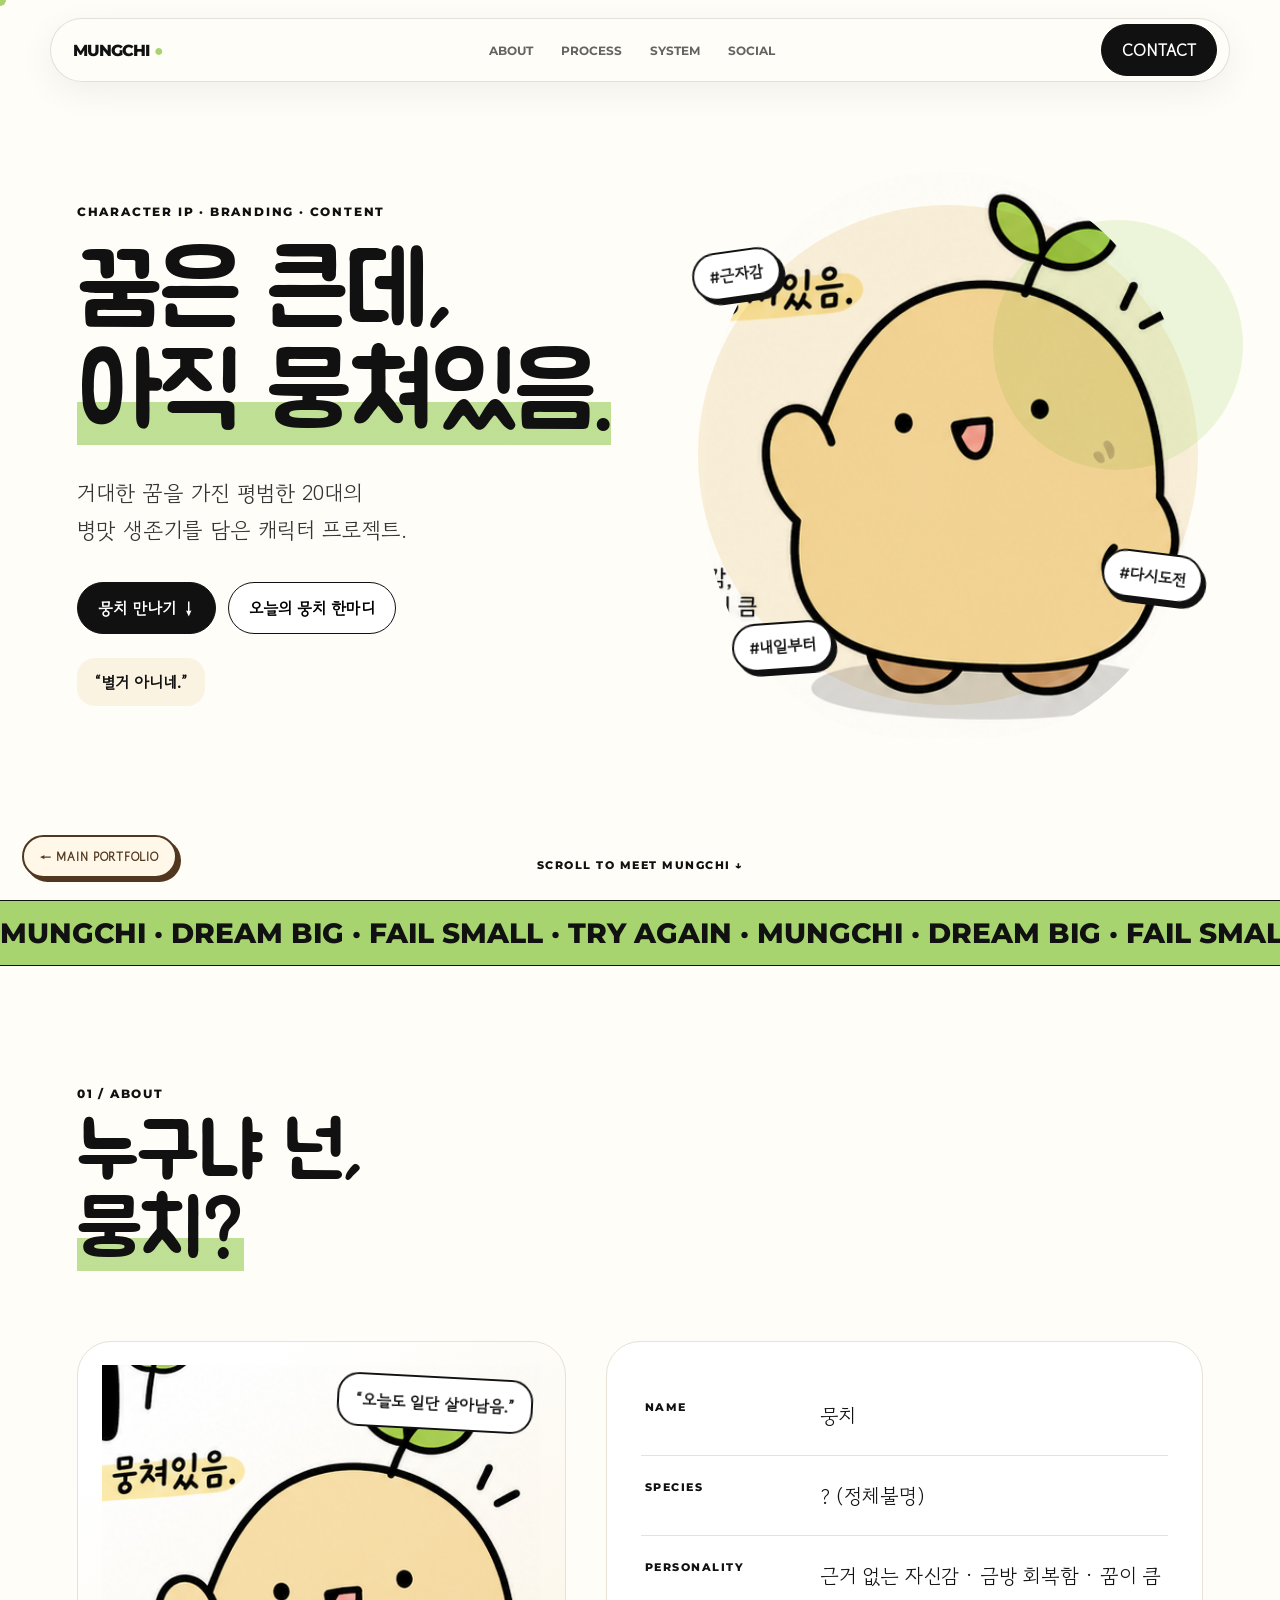
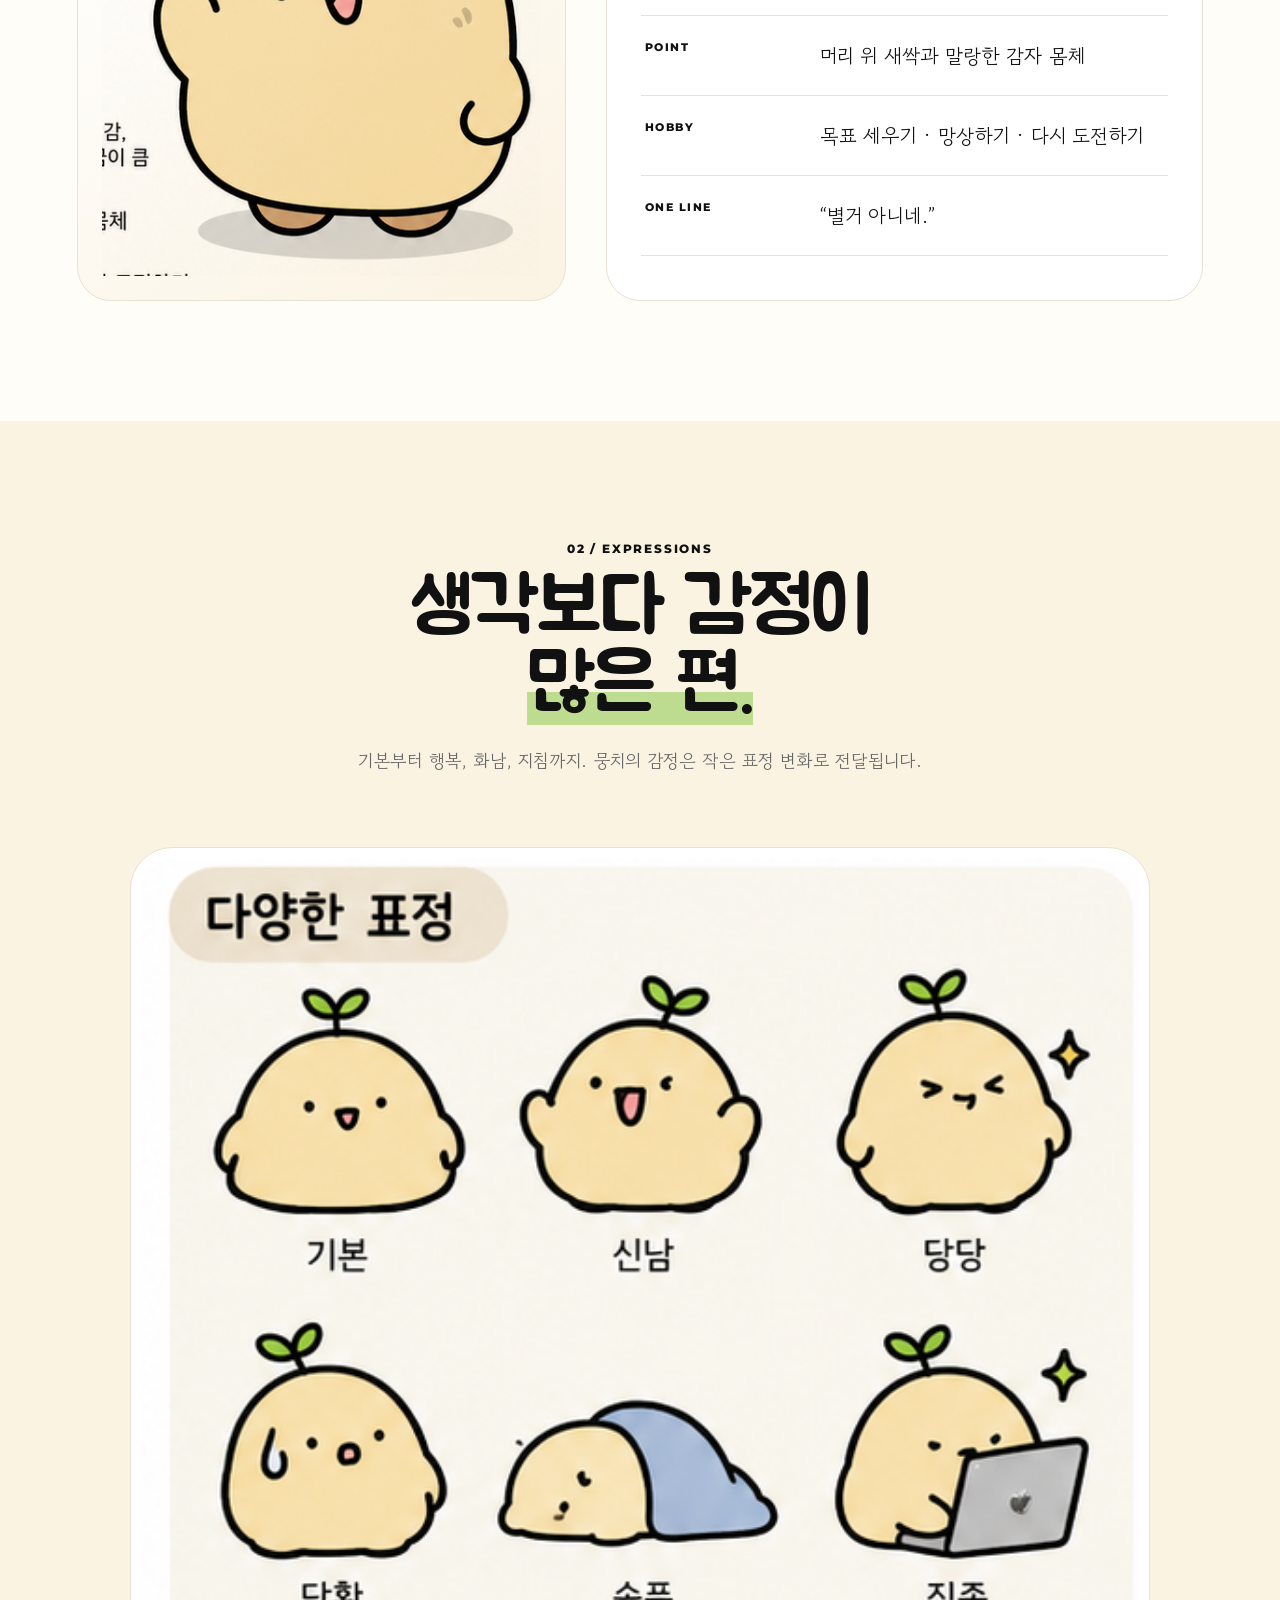
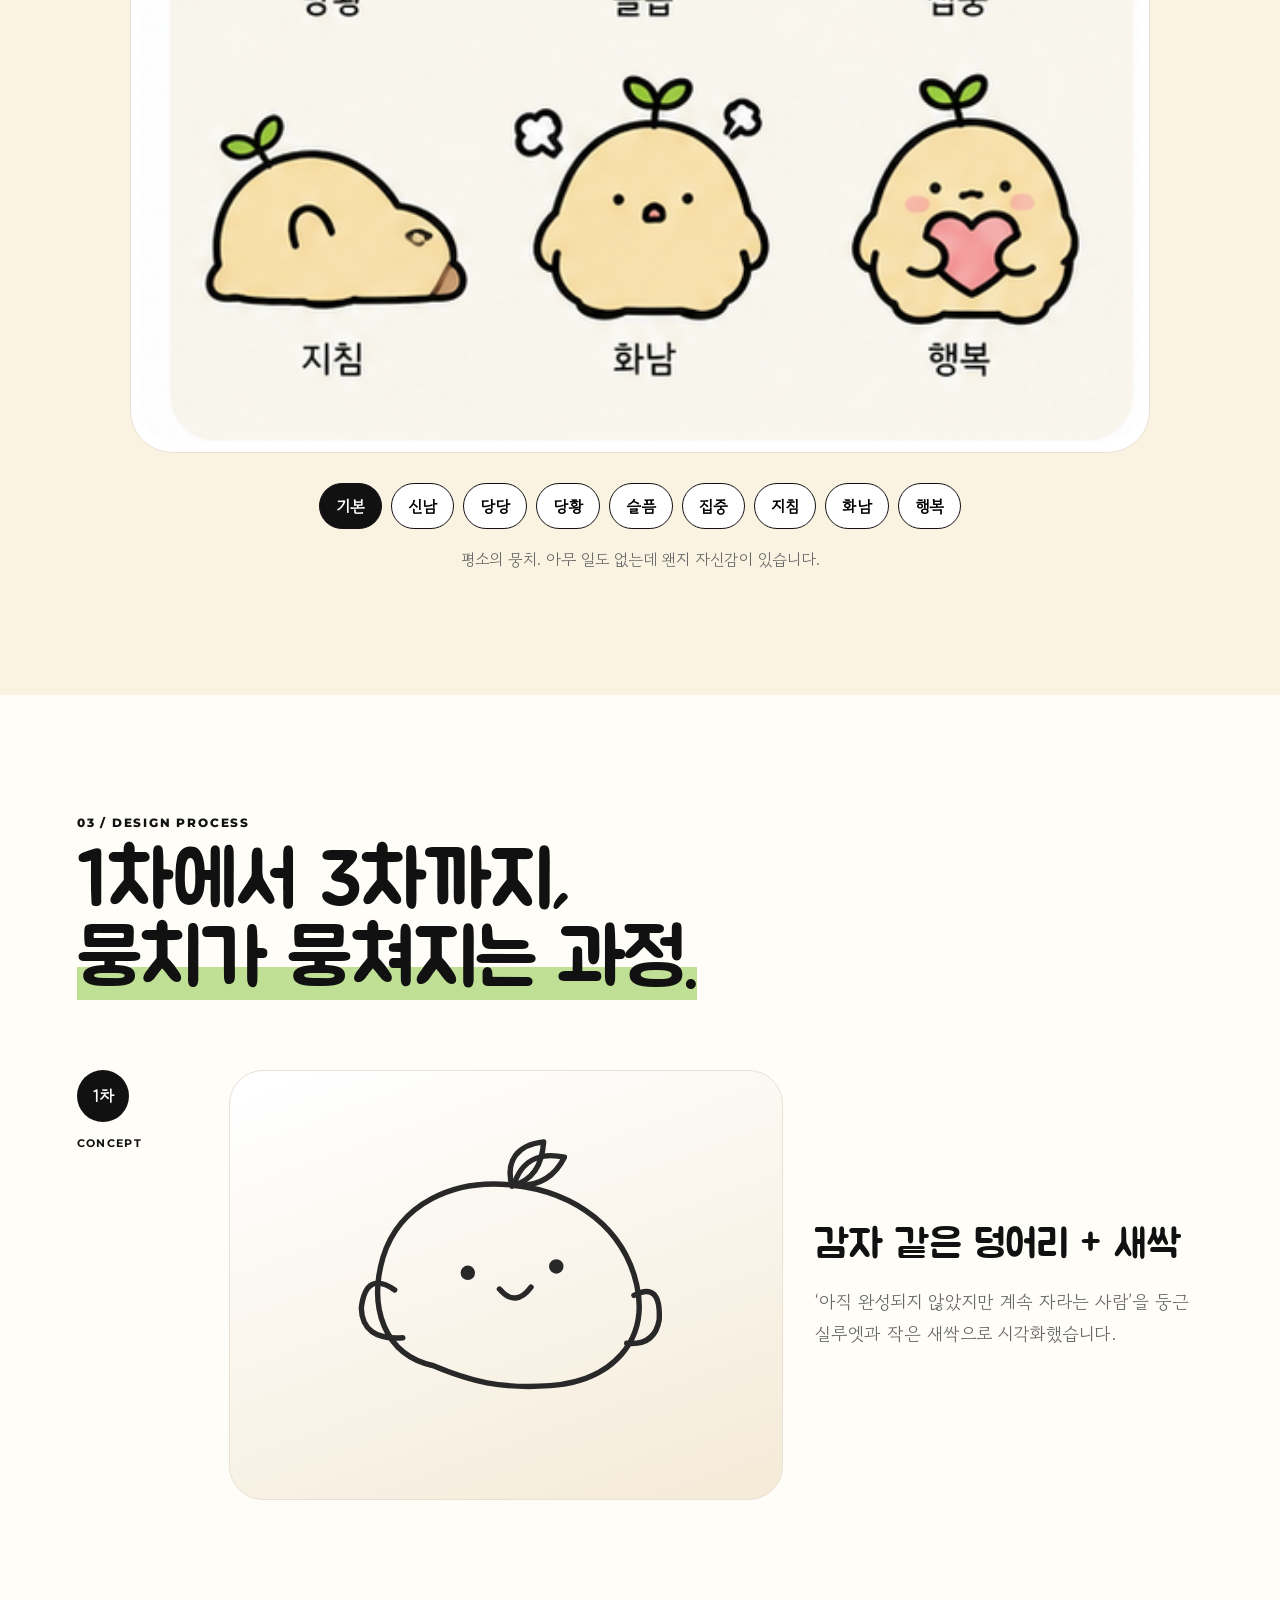
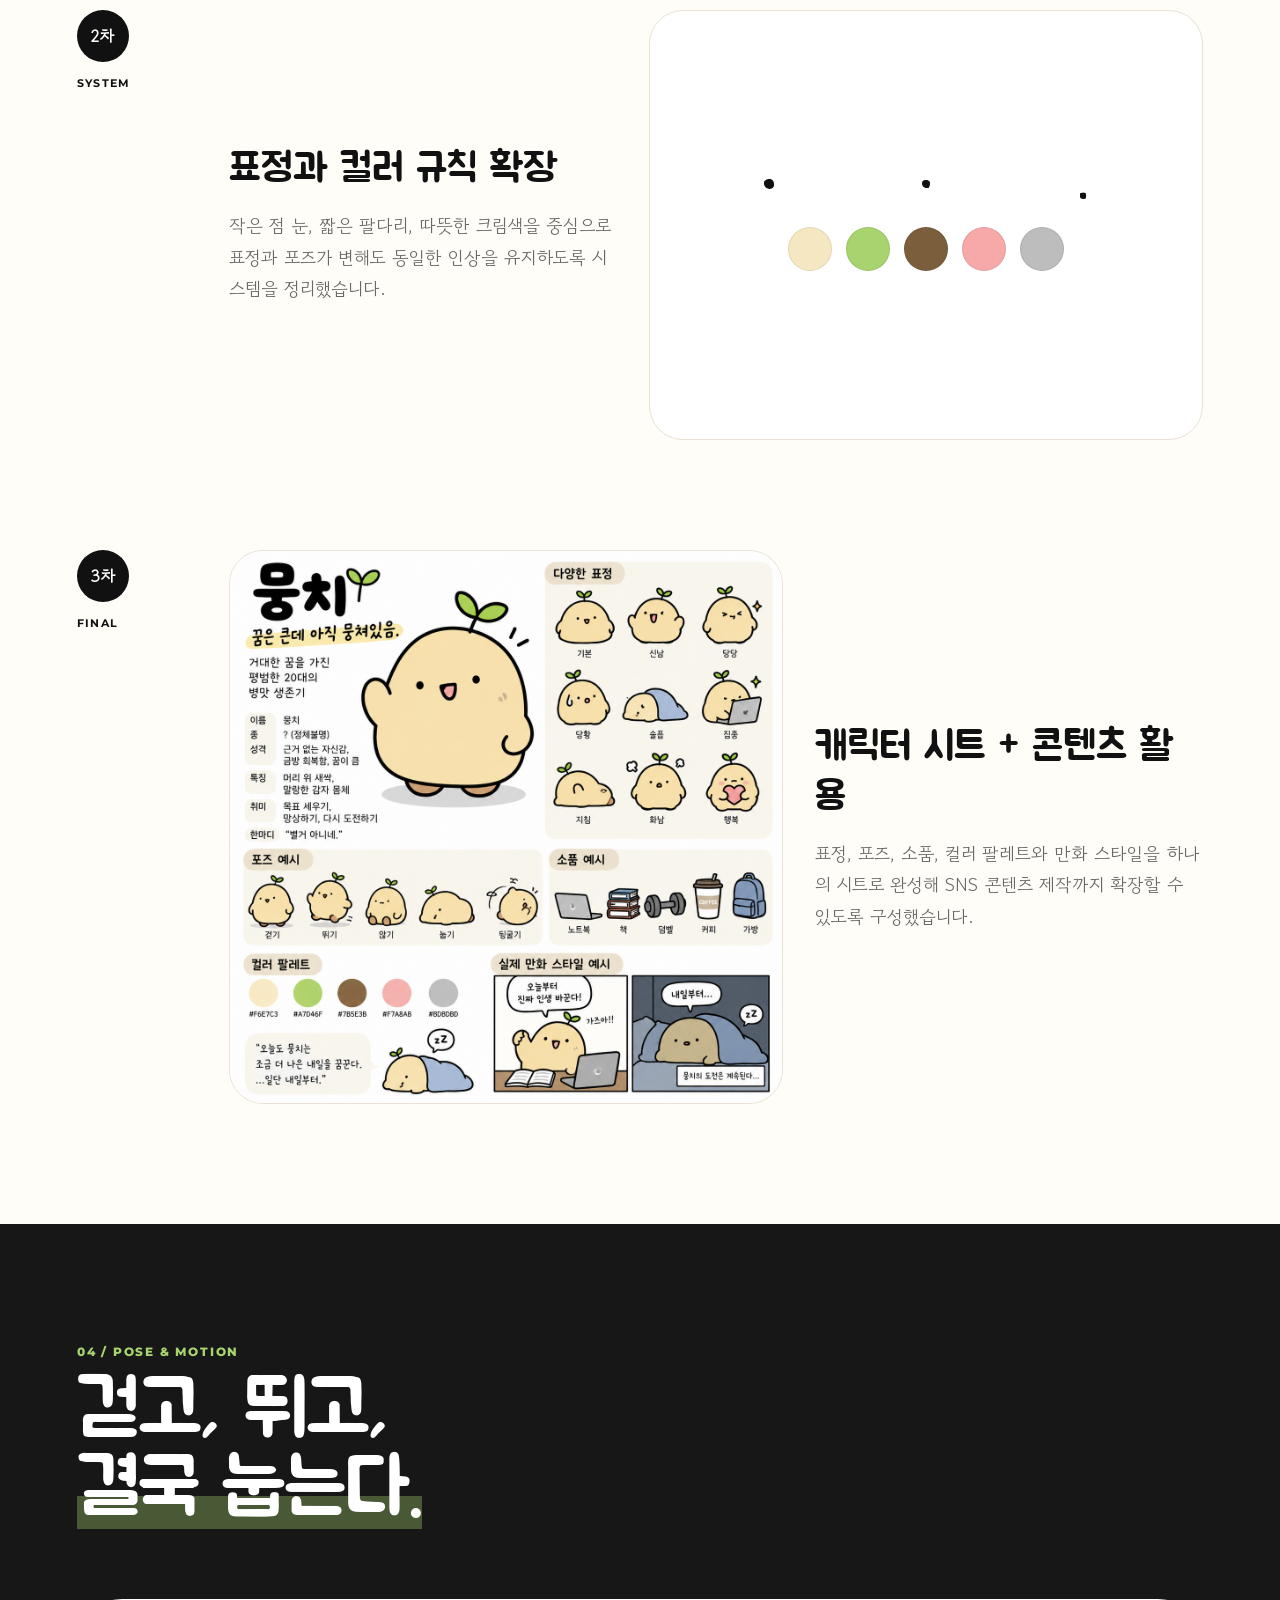
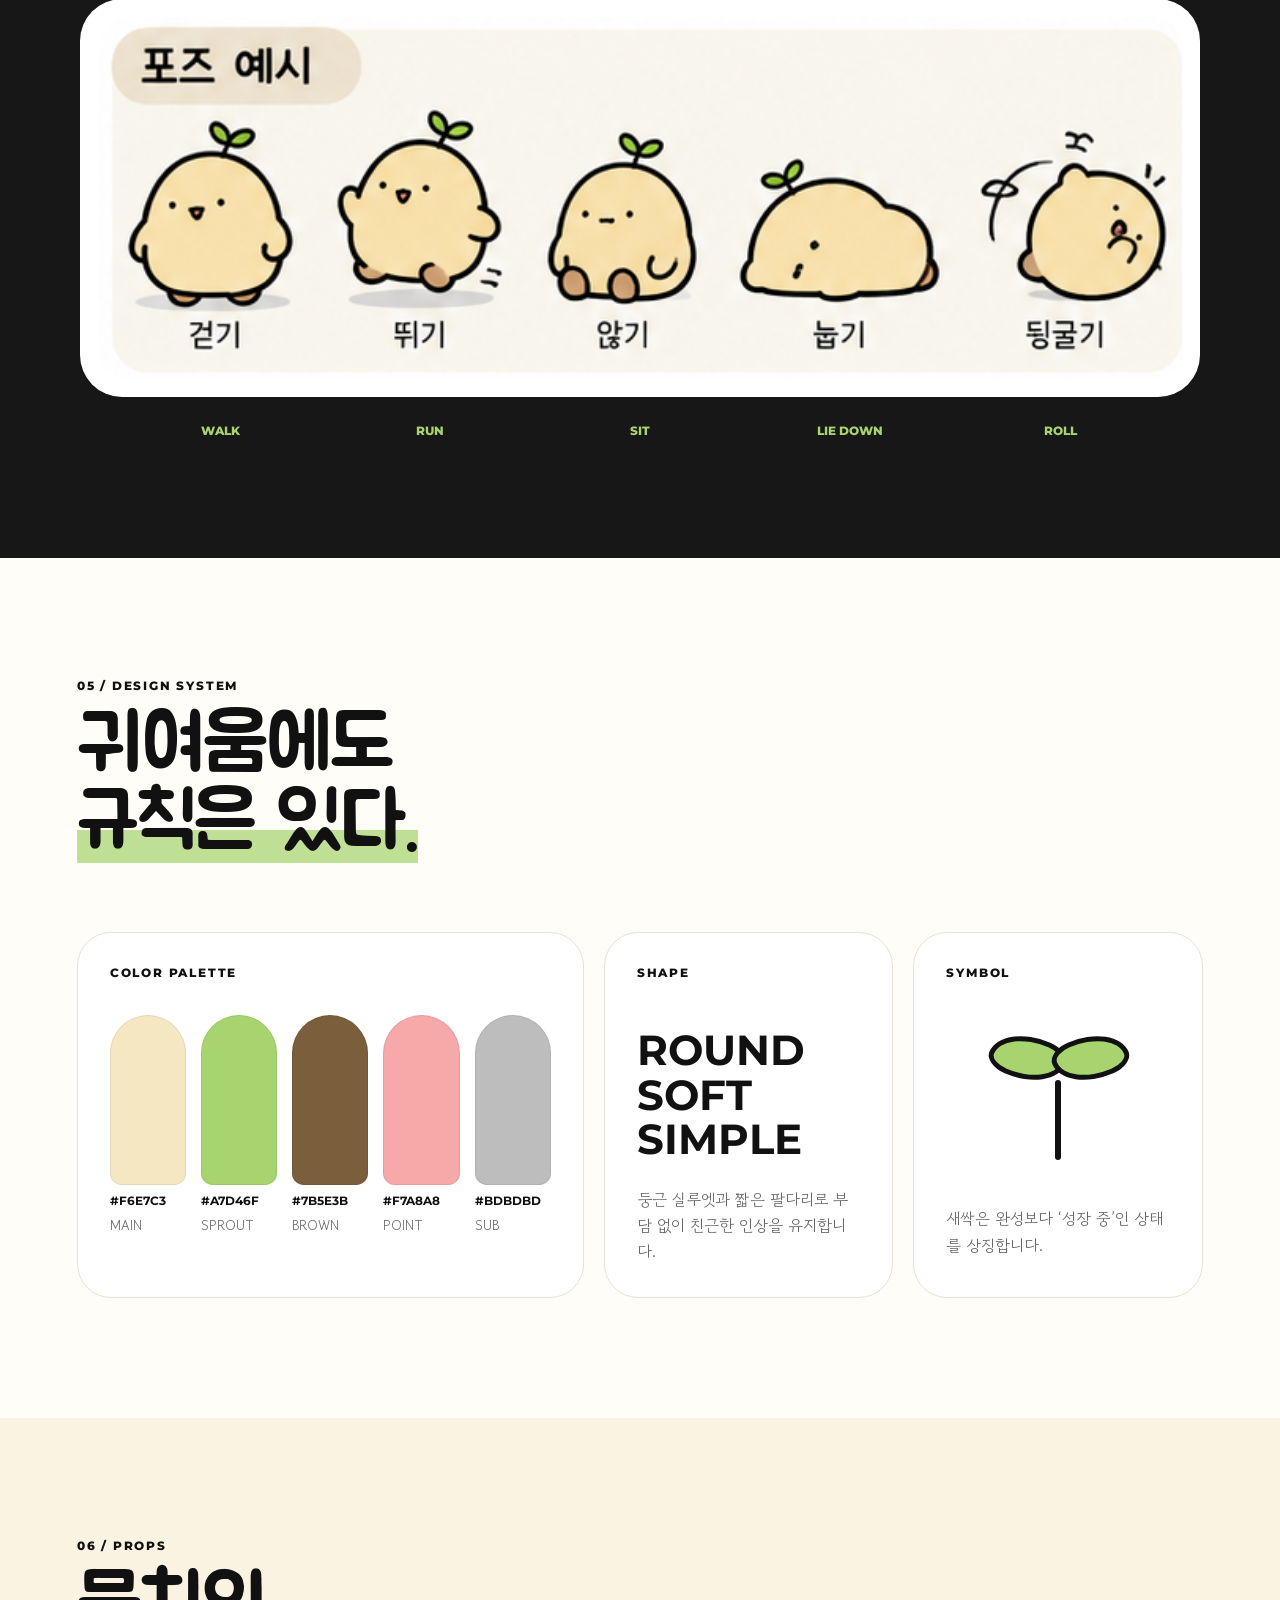
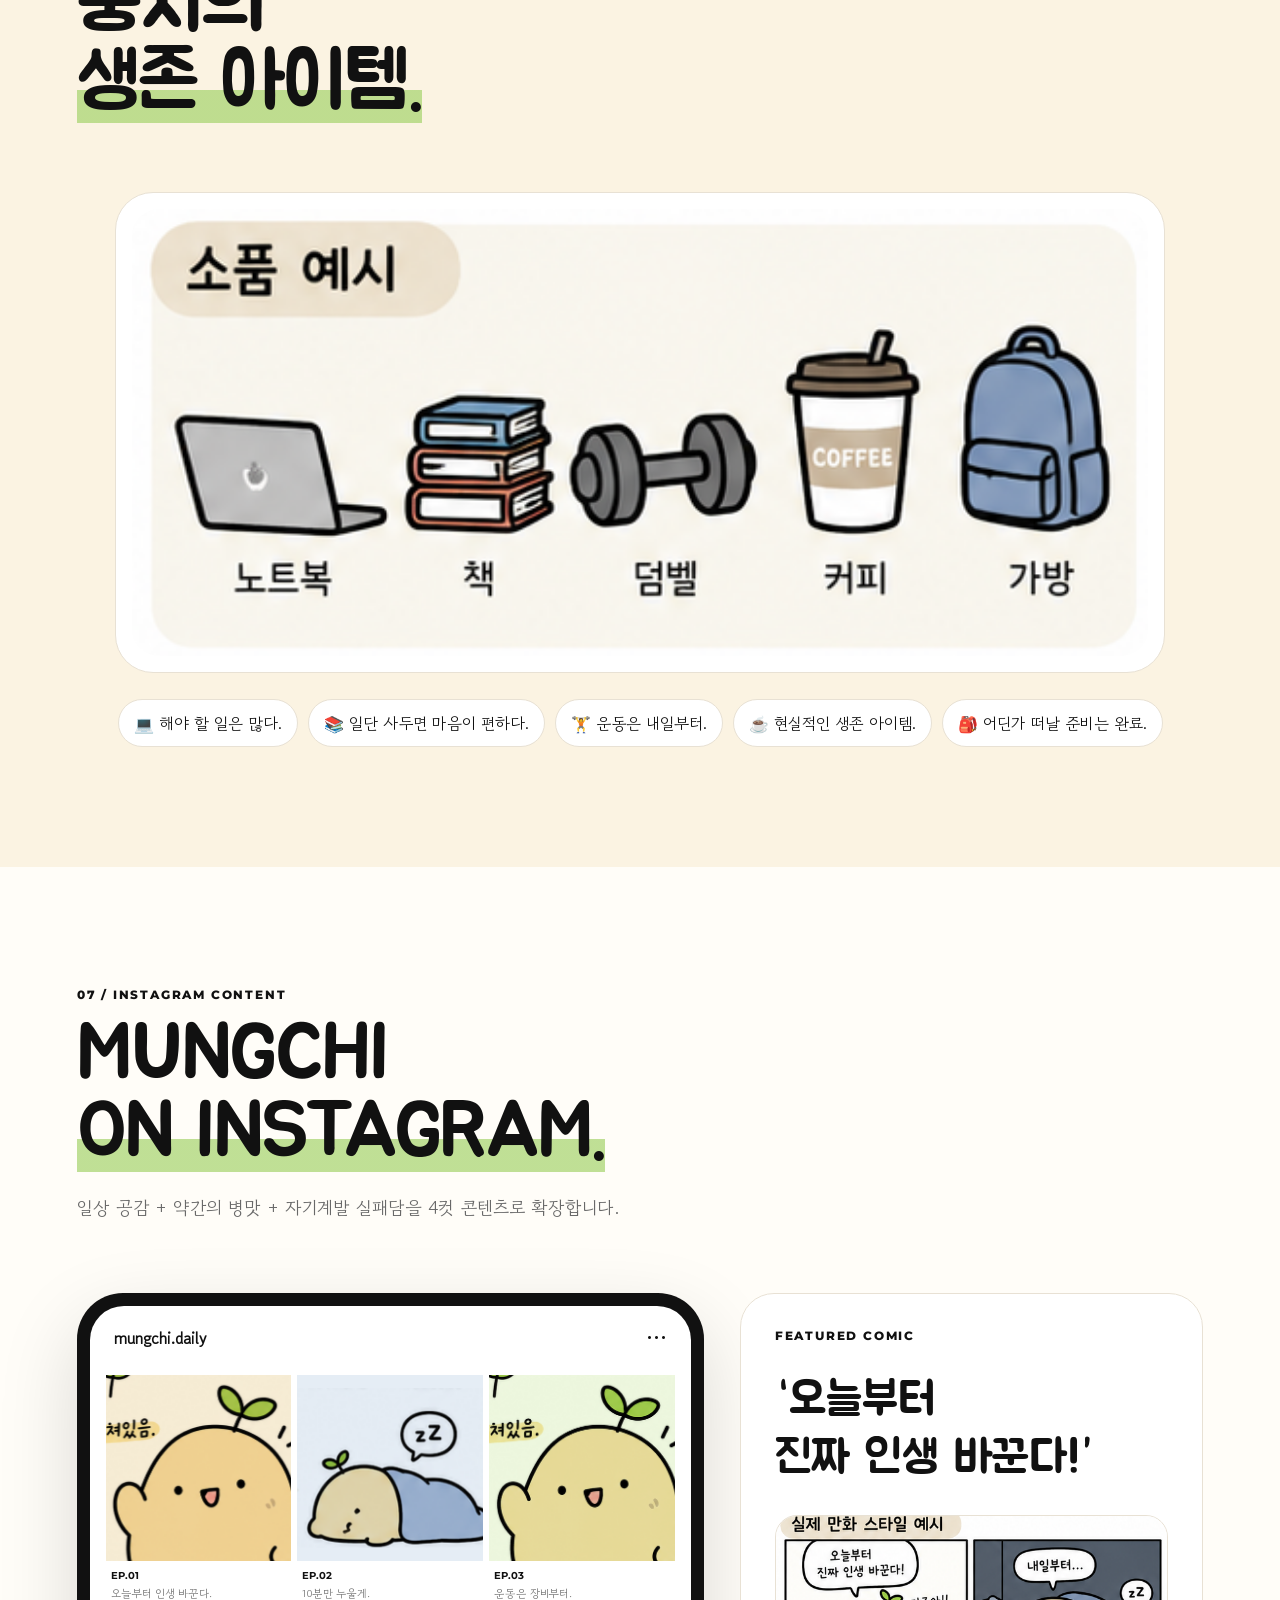
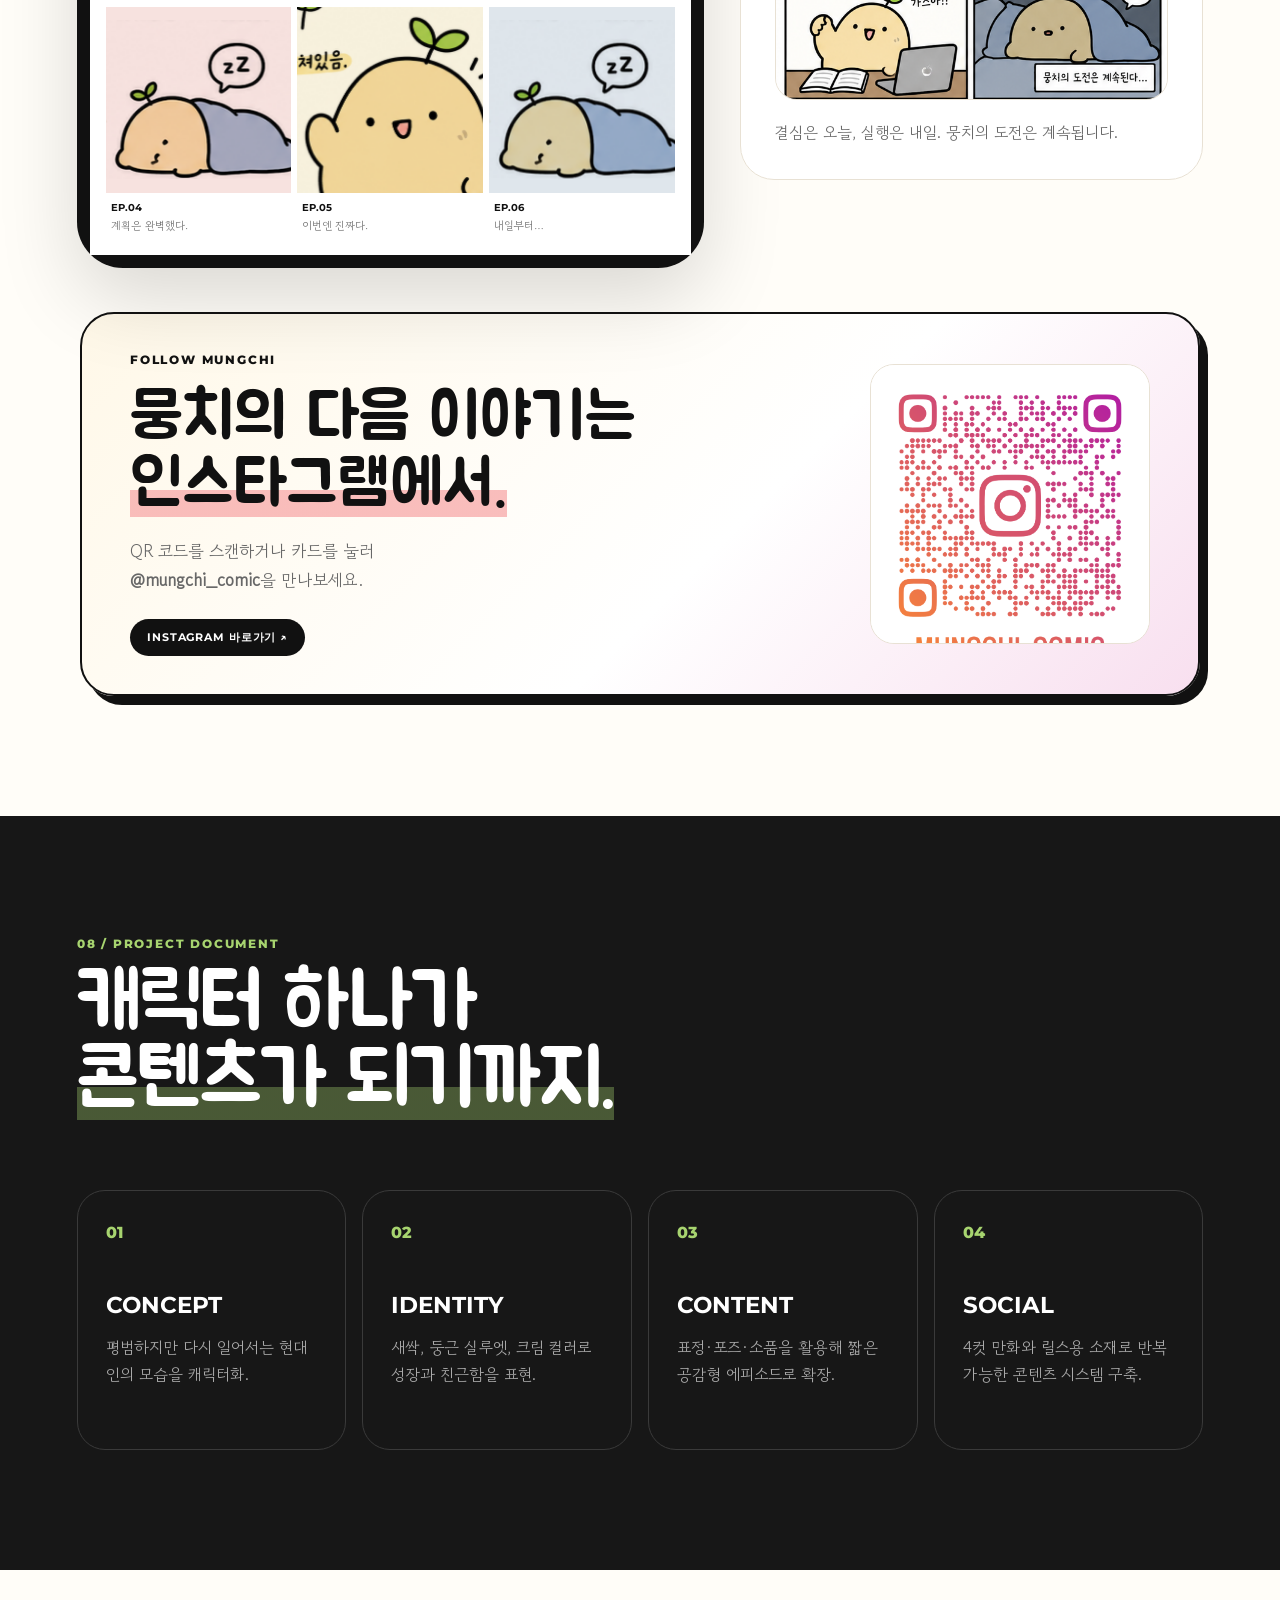
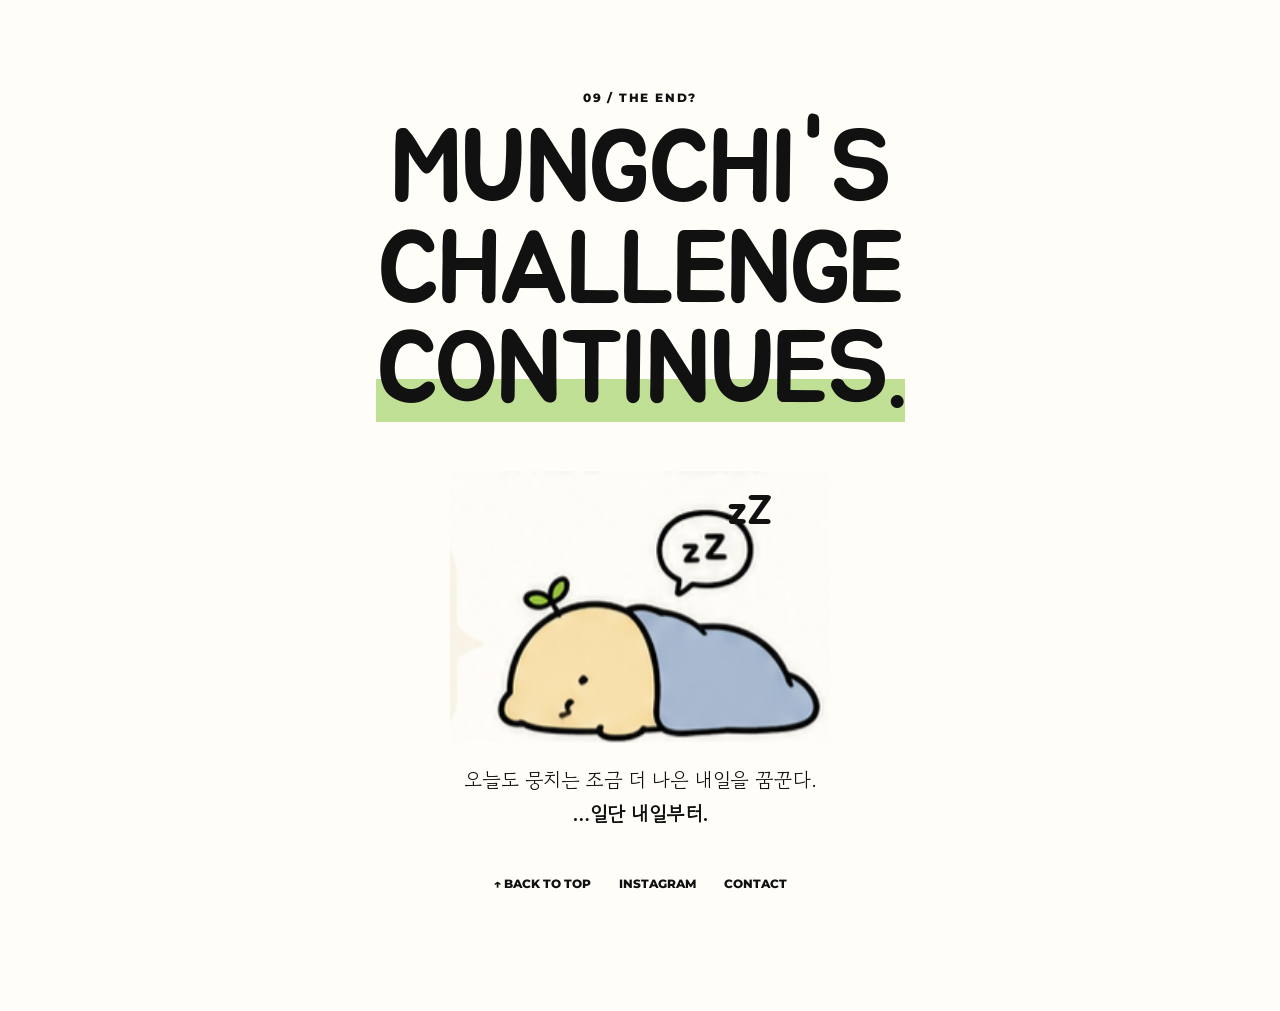
<file: mungchi/index.html>
<!DOCTYPE html>
<html lang="ko">
<head>
  <meta charset="UTF-8" />
  <meta name="viewport" content="width=device-width, initial-scale=1.0" />
  <meta name="description" content="뭉치 캐릭터 IP 디자인 원페이지 포트폴리오" />
  <title>뭉치 | Character Portfolio</title>
  <link rel="stylesheet" href="css/style.css" />
</head>
<body>
  <div class="cursor-dot" aria-hidden="true"></div>

  <a class="portfolio-back" href="../" aria-label="메인 포트폴리오로 돌아가기">← MAIN PORTFOLIO</a>

  <header class="topbar">
    <a href="#hero" class="brand">MUNGCHI<span>●</span></a>
    <nav class="nav" aria-label="주요 메뉴">
      <a href="#about">ABOUT</a>
      <a href="#process">PROCESS</a>
      <a href="#system">SYSTEM</a>
      <a href="#social">SOCIAL</a>
    </nav>
    <a class="pill-btn" href="#contact">CONTACT</a>
  </header>

  <main>
    <section class="hero section" id="hero">
      <div class="hero-copy reveal">
        <p class="eyebrow">CHARACTER IP · BRANDING · CONTENT</p>
        <h1>꿈은 큰데,<br><span>아직 뭉쳐있음.</span></h1>
        <p class="lead">거대한 꿈을 가진 평범한 20대의<br class="desktop-only"> 병맛 생존기를 담은 캐릭터 프로젝트.</p>
        <div class="hero-actions">
          <a href="#about" class="primary-btn">뭉치 만나기 ↓</a>
          <button class="ghost-btn" id="randomQuote" type="button">오늘의 뭉치 한마디</button>
        </div>
        <div class="quote" id="quoteBox">“별거 아니네.”</div>
      </div>

      <div class="hero-visual reveal">
        <div class="sun-blob blob-a"></div>
        <div class="sun-blob blob-b"></div>
        <div class="character-frame floaty">
          <img src="images/mungchi-main.png" alt="뭉치 기본 캐릭터" />
        </div>
        <div class="sticker sticker-1">#근자감</div>
        <div class="sticker sticker-2">#다시도전</div>
        <div class="sticker sticker-3">#내일부터</div>
      </div>

      <div class="scroll-note">SCROLL TO MEET MUNGCHI <span>↓</span></div>
    </section>

    <section class="marquee" aria-hidden="true">
      <div class="marquee-track">
        MUNGCHI · DREAM BIG · FAIL SMALL · TRY AGAIN · MUNGCHI · DREAM BIG · FAIL SMALL · TRY AGAIN ·
      </div>
    </section>

    <section class="about section" id="about">
      <div class="section-head reveal">
        <p class="section-no">01 / ABOUT</p>
        <h2>누구냐 넌,<br><span>뭉치?</span></h2>
      </div>

      <div class="about-grid">
        <div class="about-character reveal">
          <img src="images/mungchi-main.png" alt="뭉치 캐릭터 소개" />
          <span class="mini-bubble">“오늘도 일단 살아남음.”</span>
        </div>
        <div class="profile-card reveal">
          <dl>
            <div><dt>NAME</dt><dd>뭉치</dd></div>
            <div><dt>SPECIES</dt><dd>? (정체불명)</dd></div>
            <div><dt>PERSONALITY</dt><dd>근거 없는 자신감 · 금방 회복함 · 꿈이 큼</dd></div>
            <div><dt>POINT</dt><dd>머리 위 새싹과 말랑한 감자 몸체</dd></div>
            <div><dt>HOBBY</dt><dd>목표 세우기 · 망상하기 · 다시 도전하기</dd></div>
            <div><dt>ONE LINE</dt><dd>“별거 아니네.”</dd></div>
          </dl>
        </div>
      </div>
    </section>

    <section class="expressions section cream-section" id="expressions">
      <div class="section-head centered reveal">
        <p class="section-no">02 / EXPRESSIONS</p>
        <h2>생각보다 감정이<br><span>많은 편.</span></h2>
        <p>기본부터 행복, 화남, 지침까지. 뭉치의 감정은 작은 표정 변화로 전달됩니다.</p>
      </div>
      <div class="expression-card reveal">
        <img src="images/mungchi-expressions.png" alt="뭉치 다양한 표정" />
      </div>
      <div class="emotion-tabs reveal" role="list" aria-label="뭉치 감정 키워드">
        <button class="active">기본</button><button>신남</button><button>당당</button><button>당황</button><button>슬픔</button><button>집중</button><button>지침</button><button>화남</button><button>행복</button>
      </div>
      <p class="emotion-copy" id="emotionCopy">평소의 뭉치. 아무 일도 없는데 왠지 자신감이 있습니다.</p>
    </section>

    <section class="process section" id="process">
      <div class="section-head reveal">
        <p class="section-no">03 / DESIGN PROCESS</p>
        <h2>1차에서 3차까지,<br><span>뭉치가 뭉쳐지는 과정.</span></h2>
      </div>

      <div class="process-list">
        <article class="process-step reveal">
          <div class="step-meta"><span>1차</span><strong>CONCEPT</strong></div>
          <div class="concept-sketch art-card">
            <svg viewBox="0 0 520 360" role="img" aria-label="뭉치 초기 컨셉 스케치">
              <g fill="none" stroke="currentColor" stroke-width="6" stroke-linecap="round" stroke-linejoin="round">
                <path d="M180 270C125 258 108 205 124 150C142 91 202 62 269 70C339 78 391 119 405 180C419 242 378 287 309 292C255 296 220 287 180 270Z"/>
                <path d="M267 71C259 42 274 25 302 22C300 49 290 64 267 71Z"/>
                <path d="M269 70C277 43 297 33 325 39C314 61 295 72 269 70Z"/>
                <circle cx="218" cy="167" r="5" fill="currentColor"/><circle cx="316" cy="160" r="5" fill="currentColor"/>
                <path d="M253 185Q271 206 288 183"/>
                <path d="M137 186Q105 164 100 206Q101 242 146 239"/>
                <path d="M402 192Q432 176 430 219Q425 248 394 245"/>
              </g>
            </svg>
          </div>
          <div class="step-copy"><h3>감자 같은 덩어리 + 새싹</h3><p>‘아직 완성되지 않았지만 계속 자라는 사람’을 둥근 실루엣과 작은 새싹으로 시각화했습니다.</p></div>
        </article>

        <article class="process-step reverse reveal">
          <div class="step-meta"><span>2차</span><strong>SYSTEM</strong></div>
          <div class="art-card system-preview">
            <div class="shape shape-1"></div><div class="shape shape-2"></div><div class="shape shape-3"></div>
            <div class="palette-row"><i style="--c:#F6E7C3"></i><i style="--c:#A7D46F"></i><i style="--c:#7B5E3B"></i><i style="--c:#F7A8A8"></i><i style="--c:#BDBDBD"></i></div>
          </div>
          <div class="step-copy"><h3>표정과 컬러 규칙 확장</h3><p>작은 점 눈, 짧은 팔다리, 따뜻한 크림색을 중심으로 표정과 포즈가 변해도 동일한 인상을 유지하도록 시스템을 정리했습니다.</p></div>
        </article>

        <article class="process-step reveal">
          <div class="step-meta"><span>3차</span><strong>FINAL</strong></div>
          <div class="art-card final-sheet"><img src="images/mungchi-sheet.png" alt="최종 뭉치 캐릭터 시트" /></div>
          <div class="step-copy"><h3>캐릭터 시트 + 콘텐츠 활용</h3><p>표정, 포즈, 소품, 컬러 팔레트와 만화 스타일을 하나의 시트로 완성해 SNS 콘텐츠 제작까지 확장할 수 있도록 구성했습니다.</p></div>
        </article>
      </div>
    </section>

    <section class="motion section dark-section" id="motion">
      <div class="section-head reveal">
        <p class="section-no">04 / POSE & MOTION</p>
        <h2>걷고, 뛰고,<br><span>결국 눕는다.</span></h2>
      </div>
      <div class="pose-stage reveal">
        <img src="images/mungchi-poses.png" alt="뭉치 포즈 예시" />
      </div>
      <div class="motion-caption reveal"><span>WALK</span><span>RUN</span><span>SIT</span><span>LIE DOWN</span><span>ROLL</span></div>
    </section>

    <section class="system section" id="system">
      <div class="section-head reveal">
        <p class="section-no">05 / DESIGN SYSTEM</p>
        <h2>귀여움에도<br><span>규칙은 있다.</span></h2>
      </div>
      <div class="system-grid">
        <div class="system-card big reveal">
          <p class="card-label">COLOR PALETTE</p>
          <div class="swatches">
            <div><span style="--sw:#F6E7C3"></span><b>#F6E7C3</b><small>MAIN</small></div>
            <div><span style="--sw:#A7D46F"></span><b>#A7D46F</b><small>SPROUT</small></div>
            <div><span style="--sw:#7B5E3B"></span><b>#7B5E3B</b><small>BROWN</small></div>
            <div><span style="--sw:#F7A8A8"></span><b>#F7A8A8</b><small>POINT</small></div>
            <div><span style="--sw:#BDBDBD"></span><b>#BDBDBD</b><small>SUB</small></div>
          </div>
        </div>
        <div class="system-card reveal"><p class="card-label">SHAPE</p><h3>ROUND<br>SOFT<br>SIMPLE</h3><p>둥근 실루엣과 짧은 팔다리로 부담 없이 친근한 인상을 유지합니다.</p></div>
        <div class="system-card reveal"><p class="card-label">SYMBOL</p><div class="sprout-icon"><i></i><i></i><b></b></div><p>새싹은 완성보다 ‘성장 중’인 상태를 상징합니다.</p></div>
      </div>
    </section>

    <section class="props section cream-section">
      <div class="section-head reveal">
        <p class="section-no">06 / PROPS</p>
        <h2>뭉치의<br><span>생존 아이템.</span></h2>
      </div>
      <div class="props-grid reveal">
        <img src="images/mungchi-props.png" alt="뭉치 소품 노트북 책 덤벨 커피 가방" />
      </div>
      <div class="prop-notes reveal">
        <span>💻 해야 할 일은 많다.</span><span>📚 일단 사두면 마음이 편하다.</span><span>🏋 운동은 내일부터.</span><span>☕ 현실적인 생존 아이템.</span><span>🎒 어딘가 떠날 준비는 완료.</span>
      </div>
    </section>

    <section class="social section" id="social">
      <div class="section-head reveal">
        <p class="section-no">07 / INSTAGRAM CONTENT</p>
        <h2>MUNGCHI<br><span>ON INSTAGRAM.</span></h2>
        <p>일상 공감 + 약간의 병맛 + 자기계발 실패담을 4컷 콘텐츠로 확장합니다.</p>
      </div>

      <div class="insta-layout">
        <div class="phone reveal">
          <div class="phone-top"><strong>mungchi.daily</strong><span>•••</span></div>
          <div class="feed-grid">
            <article><div class="post-art post-1"><img src="images/mungchi-main.png" alt="" /></div><b>EP.01</b><span>오늘부터 인생 바꾼다.</span></article>
            <article><div class="post-art post-2"><img src="images/mungchi-sleep.png" alt="" /></div><b>EP.02</b><span>10분만 누울게.</span></article>
            <article><div class="post-art post-3"><img src="images/mungchi-main.png" alt="" /></div><b>EP.03</b><span>운동은 장비부터.</span></article>
            <article><div class="post-art post-4"><img src="images/mungchi-sleep.png" alt="" /></div><b>EP.04</b><span>계획은 완벽했다.</span></article>
            <article><div class="post-art post-5"><img src="images/mungchi-main.png" alt="" /></div><b>EP.05</b><span>이번엔 진짜다.</span></article>
            <article><div class="post-art post-6"><img src="images/mungchi-sleep.png" alt="" /></div><b>EP.06</b><span>내일부터…</span></article>
          </div>
        </div>

        <div class="comic-feature reveal">
          <p class="card-label">FEATURED COMIC</p>
          <h3>“오늘부터<br>진짜 인생 바꾼다!”</h3>
          <img src="images/mungchi-comic.png" alt="뭉치 실제 만화 스타일" />
          <p>결심은 오늘, 실행은 내일. 뭉치의 도전은 계속됩니다.</p>
        </div>
      </div>

      <a class="instagram-qr-card reveal" href="https://www.instagram.com/mungchi_comic/" target="_blank" rel="noopener" aria-label="뭉치 인스타그램 새 창에서 열기">
        <div class="qr-copy">
          <p class="card-label">FOLLOW MUNGCHI</p>
          <h3>뭉치의 다음 이야기는<br><span>인스타그램에서.</span></h3>
          <p>QR 코드를 스캔하거나 카드를 눌러<br><strong>@mungchi_comic</strong>을 만나보세요.</p>
          <b>INSTAGRAM 바로가기 ↗</b>
        </div>
        <div class="qr-image"><img src="images/mungchi-instagram-qr.png" alt="뭉치 인스타그램 QR 코드" /></div>
      </a>
    </section>

    <section class="document section dark-section" id="document">
      <div class="section-head reveal">
        <p class="section-no">08 / PROJECT DOCUMENT</p>
        <h2>캐릭터 하나가<br><span>콘텐츠가 되기까지.</span></h2>
      </div>
      <div class="document-grid reveal">
        <div><span>01</span><h3>CONCEPT</h3><p>평범하지만 다시 일어서는 현대인의 모습을 캐릭터화.</p></div>
        <div><span>02</span><h3>IDENTITY</h3><p>새싹, 둥근 실루엣, 크림 컬러로 성장과 친근함을 표현.</p></div>
        <div><span>03</span><h3>CONTENT</h3><p>표정·포즈·소품을 활용해 짧은 공감형 에피소드로 확장.</p></div>
        <div><span>04</span><h3>SOCIAL</h3><p>4컷 만화와 릴스용 소재로 반복 가능한 콘텐츠 시스템 구축.</p></div>
      </div>
    </section>

    <section class="ending section" id="contact">
      <div class="ending-inner reveal">
        <p class="section-no">09 / THE END?</p>
        <h2>MUNGCHI'S CHALLENGE<br><span>CONTINUES.</span></h2>
        <div class="ending-character floaty-slow"><img src="images/mungchi-sleep.png" alt="잠든 뭉치" /><div class="zzz">zZ</div></div>
        <p class="ending-copy">오늘도 뭉치는 조금 더 나은 내일을 꿈꾼다.<br><strong>…일단 내일부터.</strong></p>
        <div class="footer-links"><a href="#hero">↑ BACK TO TOP</a><a href="#social">INSTAGRAM</a><a href="mailto:hello@example.com">CONTACT</a></div>
      </div>
    </section>
  </main>

  <script src="js/main.js"></script>
</body>
</html>
</file>
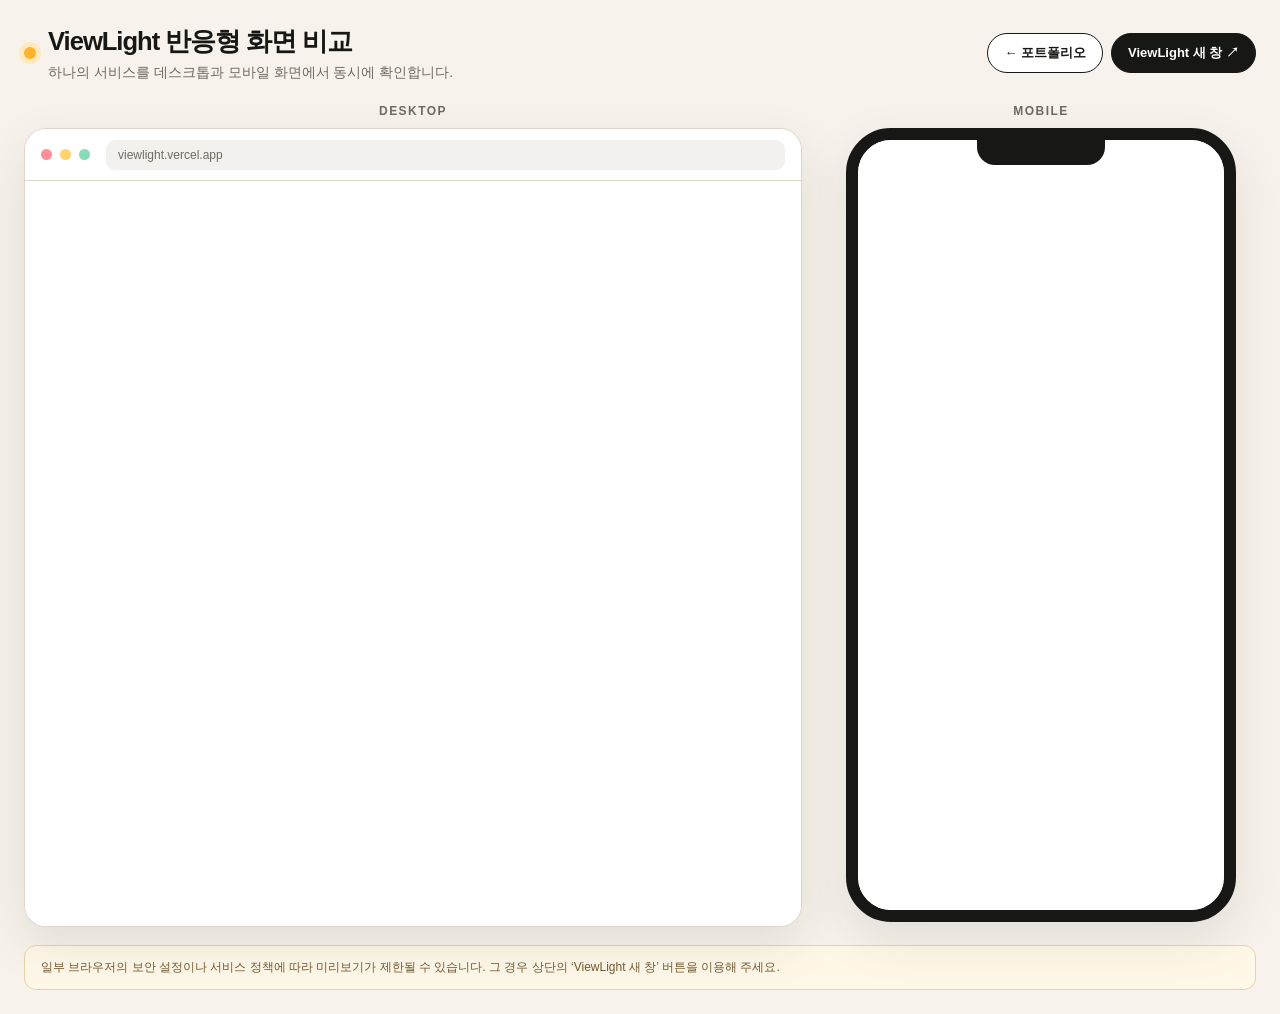
<file: viewlight-responsive.html>
<!doctype html>
<html lang="ko"><head><meta charset="utf-8"><meta name="viewport" content="width=device-width,initial-scale=1">
<meta name="description" content="ViewLight 데스크톱과 모바일 반응형 화면 비교"><title>ViewLight | 반응형 화면 비교</title>
<style>
:root{--bg:#f7f3ec;--panel:#fff;--ink:#171715;--muted:#6e6a63;--line:#ddd5ca;--accent:#ffb32c}*{box-sizing:border-box}
html,body{margin:0;min-height:100%;font-family:Pretendard,-apple-system,BlinkMacSystemFont,"Segoe UI",sans-serif;color:var(--ink);background:var(--bg)}
body{padding:24px}header{max-width:1800px;margin:0 auto 22px;display:flex;align-items:center;justify-content:space-between;gap:20px}
.brand{display:flex;align-items:center;gap:12px}.brand i{width:12px;height:12px;border-radius:50%;background:var(--accent);box-shadow:0 0 0 5px #ffe9bd}
h1{margin:0;font-size:clamp(20px,2vw,32px);letter-spacing:-.04em}header p{margin:5px 0 0;color:var(--muted);font-size:14px}
.actions{display:flex;gap:8px;flex-wrap:wrap}.actions a{border:1px solid var(--ink);border-radius:999px;padding:10px 16px;text-decoration:none;color:var(--ink);font-size:13px;font-weight:700;background:#fff}.actions a.primary{background:var(--ink);color:#fff}
.viewer{max-width:1800px;margin:auto;display:grid;grid-template-columns:minmax(0,1fr) 430px;gap:24px;align-items:start}.device-label{margin:0 0 10px;font-size:12px;font-weight:800;letter-spacing:.12em;text-align:center;color:var(--muted)}
.browser,.phone{background:var(--panel);border:1px solid var(--line);box-shadow:0 18px 50px rgba(36,30,20,.10);overflow:hidden}.browser{border-radius:22px}
.browser-bar{height:52px;display:flex;align-items:center;gap:8px;padding:0 16px;background:#fff;border-bottom:1px solid var(--line)}.dot{width:11px;height:11px;border-radius:50%;background:#ff8e9b}.dot:nth-child(2){background:#ffd36e}.dot:nth-child(3){background:#87dbb8}
.address{margin-left:8px;flex:1;background:#f3f1ee;border-radius:9px;padding:8px 12px;color:var(--muted);font-size:12px;white-space:nowrap;overflow:hidden;text-overflow:ellipsis}
.browser iframe{display:block;width:100%;height:calc(100vh - 155px);min-height:680px;border:0;background:#fff}.mobile-wrap{position:sticky;top:20px}
.phone{width:390px;max-width:100%;margin:auto;border:12px solid #171715;border-radius:45px;position:relative}.phone:before{content:"";position:absolute;z-index:2;top:0;left:50%;transform:translateX(-50%);width:128px;height:25px;background:#171715;border-radius:0 0 18px 18px}
.phone iframe{display:block;width:100%;height:calc(100vh - 130px);min-height:680px;border:0;background:#fff;border-radius:31px}.notice{max-width:1800px;margin:18px auto 0;padding:12px 16px;border:1px solid #ead2a6;background:#fff8e9;border-radius:12px;color:#715a31;font-size:12px;line-height:1.6}
@media(max-width:1100px){.viewer{grid-template-columns:1fr}.mobile-wrap{position:static}.phone iframe{height:760px}.browser iframe{height:720px}}
@media(max-width:640px){body{padding:14px}header{align-items:flex-start;flex-direction:column}.actions{width:100%}.actions a{flex:1;text-align:center}.browser iframe{height:650px;min-height:0}.phone{width:360px}.phone iframe{height:700px;min-height:0}}
</style></head><body>
<header><div class="brand"><i aria-hidden="true"></i><div><h1>ViewLight 반응형 화면 비교</h1><p>하나의 서비스를 데스크톱과 모바일 화면에서 동시에 확인합니다.</p></div></div><nav class="actions" aria-label="페이지 이동"><a href="./">← 포트폴리오</a><a class="primary" href="https://viewlight.vercel.app/" target="_blank" rel="noopener">ViewLight 새 창 ↗</a></nav></header>
<main class="viewer"><section aria-labelledby="desktop-label"><h2 id="desktop-label" class="device-label">DESKTOP</h2><div class="browser"><div class="browser-bar" aria-hidden="true"><span class="dot"></span><span class="dot"></span><span class="dot"></span><span class="address">viewlight.vercel.app</span></div><iframe src="https://viewlight.vercel.app/" title="ViewLight 데스크톱 화면" loading="eager"></iframe></div></section>
<section class="mobile-wrap" aria-labelledby="mobile-label"><h2 id="mobile-label" class="device-label">MOBILE</h2><div class="phone"><iframe src="https://viewlight.vercel.app/" title="ViewLight 모바일 화면" loading="eager"></iframe></div></section></main>
<p class="notice">일부 브라우저의 보안 설정이나 서비스 정책에 따라 미리보기가 제한될 수 있습니다. 그 경우 상단의 ‘ViewLight 새 창’ 버튼을 이용해 주세요.</p>
</body></html>
</file>
<file: mungchi/css/style.css>
@import url('https://fonts.googleapis.com/css2?family=Gowun+Dodum&family=Jua&family=Montserrat:wght@600;700;800&display=swap');

:root{
  --bg:#fffdf8;
  --paper:#ffffff;
  --cream:#f6e7c3;
  --cream2:#fbf3e2;
  --green:#a7d46f;
  --brown:#7b5e3b;
  --pink:#f7a8a8;
  --gray:#bdbdbd;
  --ink:#111111;
  --muted:#686868;
  --line:#e8e1d4;
  --radius:34px;
}
*{box-sizing:border-box;margin:0;padding:0}
html{scroll-behavior:smooth}
body{font-family:'Gowun Dodum',sans-serif;color:var(--ink);background:var(--bg);overflow-x:hidden}
a{color:inherit;text-decoration:none}
button{font:inherit}
img{display:block;max-width:100%}
.section{padding:120px clamp(24px,6vw,100px);position:relative;overflow:hidden}
.topbar{position:fixed;z-index:100;left:50%;top:18px;transform:translateX(-50%);width:min(1180px,calc(100% - 32px));height:64px;display:flex;align-items:center;justify-content:space-between;padding:0 12px 0 22px;border:1px solid rgba(17,17,17,.12);border-radius:999px;background:rgba(255,253,248,.82);backdrop-filter:blur(16px);box-shadow:0 10px 35px rgba(17,17,17,.06)}
.brand{font-family:'Montserrat',sans-serif;font-weight:800;letter-spacing:-1px}.brand span{color:var(--green);margin-left:5px}.nav{display:flex;gap:28px;font-family:'Montserrat',sans-serif;font-size:12px;font-weight:700}.nav a{opacity:.65}.nav a:hover{opacity:1}.pill-btn,.primary-btn,.ghost-btn{border-radius:999px;padding:13px 20px;font-weight:700;border:1.5px solid var(--ink);cursor:pointer;transition:.25s}.pill-btn,.primary-btn{background:var(--ink);color:#fff}.ghost-btn{background:#fff}.primary-btn:hover,.pill-btn:hover{transform:translateY(-2px);box-shadow:0 8px 20px rgba(0,0,0,.12)}.ghost-btn:hover{background:var(--cream)}
.hero{min-height:100vh;display:grid;grid-template-columns:1.05fr .95fr;align-items:center;gap:50px;padding-top:130px}.hero-copy{z-index:2}.eyebrow,.section-no,.card-label{font-family:'Montserrat',sans-serif;font-size:12px;letter-spacing:1.8px;font-weight:800}.eyebrow{margin-bottom:24px}.hero h1,.section-head h2,.ending h2{font-family:'Jua',sans-serif;font-weight:400;line-height:.98;letter-spacing:-2px}.hero h1{font-size:clamp(64px,8vw,120px)}.hero h1 span,.section-head h2 span,.ending h2 span{background:linear-gradient(transparent 58%,rgba(167,212,111,.72) 58%)}.lead{margin-top:30px;font-size:clamp(18px,1.7vw,26px);line-height:1.7;color:#353535}.hero-actions{display:flex;gap:12px;margin-top:34px}.quote{display:inline-block;margin-top:24px;padding:12px 18px;border-radius:18px;background:var(--cream2);font-weight:700}.hero-visual{position:relative;min-height:650px;display:grid;place-items:center}.character-frame{position:relative;z-index:3;width:min(560px,95%);overflow:hidden;border-radius:48% 48% 42% 42%;mix-blend-mode:multiply}.character-frame img{width:100%}.sun-blob{position:absolute;border-radius:50%}.blob-a{width:500px;height:500px;background:var(--cream);opacity:.6}.blob-b{width:250px;height:250px;background:var(--green);right:-40px;top:90px;opacity:.22}.sticker{position:absolute;z-index:4;background:#fff;border:2px solid var(--ink);border-radius:999px;padding:10px 15px;font-weight:700;box-shadow:4px 5px 0 var(--ink)}.sticker-1{top:120px;left:0;transform:rotate(-8deg)}.sticker-2{right:0;bottom:180px;transform:rotate(7deg)}.sticker-3{left:40px;bottom:110px;transform:rotate(-4deg)}.scroll-note{position:absolute;bottom:28px;left:50%;transform:translateX(-50%);font-family:'Montserrat';font-size:11px;letter-spacing:1.5px;font-weight:800}.scroll-note span{display:inline-block;animation:bob 1.3s infinite}.marquee{overflow:hidden;border-block:1px solid var(--ink);background:var(--green);padding:15px 0}.marquee-track{white-space:nowrap;font-family:'Montserrat';font-size:28px;font-weight:800;animation:marquee 20s linear infinite}
.section-head{max-width:900px;margin-bottom:70px}.section-head.centered{text-align:center;margin-inline:auto}.section-head h2{font-size:clamp(54px,6.2vw,96px);margin-top:14px}.section-head p:last-child{margin-top:20px;font-size:18px;line-height:1.75;color:var(--muted)}.about-grid{display:grid;grid-template-columns:.9fr 1.1fr;gap:40px;align-items:stretch}.about-character,.profile-card,.system-card,.comic-feature{border-radius:var(--radius);border:1px solid var(--line);background:#fff}.about-character{position:relative;display:grid;place-items:center;min-height:560px;background:linear-gradient(145deg,#fff 15%,var(--cream2));overflow:hidden}.about-character img{width:min(500px,90%);mix-blend-mode:multiply}.mini-bubble{position:absolute;right:32px;top:34px;border:2px solid var(--ink);background:white;border-radius:22px;padding:13px 17px;font-weight:700;transform:rotate(3deg)}.profile-card{padding:34px}.profile-card dl{display:grid}.profile-card dl>div{display:grid;grid-template-columns:150px 1fr;gap:25px;padding:24px 4px;border-bottom:1px solid var(--line)}.profile-card dt{font-family:'Montserrat';font-size:11px;font-weight:800;letter-spacing:1.5px}.profile-card dd{font-size:20px;line-height:1.55}.cream-section{background:var(--cream2)}.expression-card{max-width:1020px;margin:0 auto;background:#fff;border-radius:42px;overflow:hidden;border:1px solid var(--line);padding:10px}.expression-card img{width:100%;border-radius:32px}.emotion-tabs{max-width:1000px;margin:30px auto 0;display:flex;gap:9px;flex-wrap:wrap;justify-content:center}.emotion-tabs button{border:1px solid var(--ink);background:#fff;padding:10px 16px;border-radius:999px;cursor:pointer;font-weight:700}.emotion-tabs button.active,.emotion-tabs button:hover{background:var(--ink);color:#fff}.emotion-copy{text-align:center;margin-top:18px;color:var(--muted);min-height:28px}.process-list{display:grid;gap:110px}.process-step{display:grid;grid-template-columns:120px 1fr .7fr;gap:32px;align-items:center}.process-step.reverse{grid-template-columns:120px .7fr 1fr}.process-step.reverse .art-card{order:3}.process-step.reverse .step-copy{order:2}.step-meta{align-self:start}.step-meta span{display:inline-grid;place-items:center;width:52px;height:52px;border-radius:50%;background:var(--ink);color:#fff;font-weight:700}.step-meta strong{display:block;margin-top:14px;font-family:'Montserrat';font-size:11px;letter-spacing:1.3px}.art-card{min-height:430px;border-radius:var(--radius);background:#f5f3ed;border:1px solid var(--line);display:grid;place-items:center;overflow:hidden}.concept-sketch{color:#282828;background:linear-gradient(160deg,#fff 5%,#f4ead7)}.concept-sketch svg{width:85%}.system-preview{padding:50px;background:#fff;grid-template-columns:repeat(3,1fr);gap:18px;align-content:center}.shape{aspect-ratio:1;border-radius:48% 52% 44% 56%;background:var(--cream);border:5px solid var(--ink);position:relative}.shape-1{transform:rotate(-7deg)}.shape-2{transform:scale(.8) rotate(5deg)}.shape-3{transform:scale(.65) translateY(18px)}.palette-row{grid-column:1/-1;display:flex;justify-content:center;gap:14px;margin-top:20px}.palette-row i{width:44px;height:44px;background:var(--c);border-radius:50%;border:1px solid rgba(0,0,0,.08)}.final-sheet img{width:100%;height:100%;object-fit:cover}.step-copy h3{font-family:'Jua';font-size:40px;font-weight:400;margin-bottom:16px}.step-copy p{font-size:18px;line-height:1.75;color:var(--muted)}.dark-section{background:#171717;color:#fff}.dark-section .section-no{color:var(--green)}.dark-section .section-head h2 span{background:linear-gradient(transparent 58%,rgba(167,212,111,.35) 58%)}.pose-stage{max-width:1120px;margin:auto;border-radius:42px;background:#fff;padding:18px;overflow:hidden}.pose-stage img{width:100%;border-radius:30px}.motion-caption{max-width:1050px;margin:26px auto 0;display:grid;grid-template-columns:repeat(5,1fr);text-align:center;font-family:'Montserrat';font-weight:800;font-size:12px;color:var(--green)}.system-grid{display:grid;grid-template-columns:1.4fr .8fr .8fr;gap:20px}.system-card{padding:32px;min-height:320px}.system-card.big{grid-row:span 1}.system-card h3{font-family:'Montserrat';font-size:42px;line-height:1.05;margin:48px 0 25px}.system-card p:last-child{color:var(--muted);line-height:1.65}.swatches{display:grid;grid-template-columns:repeat(5,1fr);gap:15px;margin-top:35px}.swatches div{display:flex;flex-direction:column;gap:8px}.swatches span{height:170px;border-radius:90px 90px 28px 28px;background:var(--sw);border:1px solid rgba(0,0,0,.07)}.swatches b{font-family:'Montserrat';font-size:12px}.swatches small{color:var(--muted)}.sprout-icon{width:160px;height:150px;position:relative;margin:45px auto 30px}.sprout-icon i{position:absolute;width:75px;height:46px;background:var(--green);border:5px solid var(--ink);top:10px}.sprout-icon i:first-child{left:12px;border-radius:70% 30% 70% 30%;transform:rotate(23deg)}.sprout-icon i:nth-child(2){right:10px;border-radius:30% 70% 30% 70%;transform:rotate(-23deg)}.sprout-icon b{position:absolute;left:77px;top:55px;width:6px;height:80px;background:var(--ink);border-radius:5px}.props-grid{max-width:1050px;margin:auto;background:#fff;border-radius:38px;padding:16px;border:1px solid var(--line)}.props-grid img{width:100%;border-radius:28px}.prop-notes{max-width:1100px;margin:26px auto 0;display:flex;flex-wrap:wrap;gap:10px;justify-content:center}.prop-notes span{background:#fff;border:1px solid var(--line);border-radius:999px;padding:11px 15px}.insta-layout{display:grid;grid-template-columns:1.15fr .85fr;gap:36px;align-items:start}.phone{background:#111;border-radius:46px;padding:13px;box-shadow:0 30px 80px rgba(0,0,0,.15)}.phone-top{background:#fff;border-radius:34px 34px 0 0;padding:20px 24px;display:flex;justify-content:space-between}.feed-grid{display:grid;grid-template-columns:repeat(3,1fr);background:#fff;padding:5px 16px 22px;gap:6px}.feed-grid article{min-width:0}.post-art{aspect-ratio:1;overflow:hidden;display:grid;place-items:center}.post-art img{width:120%;max-width:none;mix-blend-mode:multiply}.post-1{background:#f7edd5}.post-2{background:#e5edf5}.post-3{background:#eef8df}.post-4{background:#f7e2df}.post-5{background:#f8f2de}.post-6{background:#dfe6ec}.feed-grid b,.feed-grid span{display:block;padding-inline:5px}.feed-grid b{font-family:'Montserrat';font-size:10px;margin-top:8px}.feed-grid span{font-size:11px;color:#777;margin-top:3px;white-space:nowrap;overflow:hidden;text-overflow:ellipsis}.comic-feature{padding:34px;position:sticky;top:105px}.comic-feature h3{font-family:'Jua';font-size:46px;font-weight:400;margin:28px 0}.comic-feature img{border-radius:22px;border:1px solid var(--line);width:100%}.comic-feature>p:last-child{margin-top:20px;color:var(--muted);line-height:1.6}.document-grid{display:grid;grid-template-columns:repeat(4,1fr);gap:16px}.document-grid>div{border:1px solid #3a3a3a;border-radius:28px;padding:28px;min-height:260px;transition:.25s}.document-grid>div:hover{background:var(--green);color:var(--ink);transform:translateY(-7px)}.document-grid span{font-family:'Montserrat';font-weight:800;color:var(--green)}.document-grid>div:hover span{color:var(--ink)}.document-grid h3{font-family:'Montserrat';font-size:23px;margin:48px 0 15px}.document-grid p{color:#aaa;line-height:1.65}.document-grid>div:hover p{color:#2d2d2d}.ending{min-height:100vh;display:grid;place-items:center;text-align:center}.ending-inner{max-width:1050px}.ending h2{font-size:clamp(60px,8vw,120px);margin-top:15px}.ending-character{position:relative;width:min(380px,75vw);margin:50px auto 20px}.ending-character img{width:100%;mix-blend-mode:multiply}.zzz{position:absolute;right:15%;top:5%;font-family:'Jua';font-size:42px;animation:bob 1.5s infinite}.ending-copy{font-size:20px;line-height:1.7}.footer-links{display:flex;justify-content:center;gap:28px;margin-top:45px;font-family:'Montserrat';font-size:12px;font-weight:800}.reveal{opacity:0;transform:translateY(35px);transition:opacity .8s ease,transform .8s ease}.reveal.show{opacity:1;transform:none}.floaty{animation:float 4s ease-in-out infinite}.floaty-slow{animation:float 5.5s ease-in-out infinite}.cursor-dot{position:fixed;width:12px;height:12px;border-radius:50%;background:var(--green);pointer-events:none;z-index:200;transform:translate(-50%,-50%);mix-blend-mode:multiply;transition:width .15s,height .15s}
@keyframes float{50%{transform:translateY(-14px) rotate(1deg)}}@keyframes bob{50%{transform:translateY(7px)}}@keyframes marquee{to{transform:translateX(-50%)}}
@media(max-width:980px){.nav{display:none}.hero{grid-template-columns:1fr;min-height:auto;padding-top:150px}.hero-visual{min-height:520px}.about-grid,.insta-layout{grid-template-columns:1fr}.process-step,.process-step.reverse{grid-template-columns:80px 1fr}.process-step .art-card,.process-step.reverse .art-card{order:2}.process-step .step-copy,.process-step.reverse .step-copy{grid-column:2;order:3}.system-grid{grid-template-columns:1fr 1fr}.system-card.big{grid-column:1/-1}.document-grid{grid-template-columns:1fr 1fr}.comic-feature{position:relative;top:auto}.cursor-dot{display:none}}
@media(max-width:640px){.section{padding:90px 18px}.topbar{height:58px;top:10px}.pill-btn{padding:10px 15px}.hero{padding-top:115px}.hero h1{font-size:58px}.hero-visual{min-height:410px}.blob-a{width:330px;height:330px}.character-frame{width:360px}.sticker{font-size:12px;padding:8px 12px}.sticker-1{top:80px}.sticker-2{bottom:110px}.sticker-3{bottom:55px}.hero-actions{flex-direction:column;align-items:flex-start}.desktop-only{display:none}.section-head{margin-bottom:44px}.section-head h2{font-size:50px}.about-character{min-height:400px}.profile-card dl>div{grid-template-columns:1fr;gap:7px}.profile-card dd{font-size:17px}.process-list{gap:70px}.process-step,.process-step.reverse{grid-template-columns:1fr}.step-meta,.process-step .art-card,.process-step.reverse .art-card,.process-step .step-copy,.process-step.reverse .step-copy{grid-column:1;order:initial}.art-card{min-height:300px}.step-copy h3{font-size:32px}.system-grid{grid-template-columns:1fr}.system-card.big{grid-column:auto}.swatches{grid-template-columns:repeat(5,1fr);gap:7px}.swatches span{height:105px}.swatches b{font-size:9px}.motion-caption{font-size:9px}.insta-layout{gap:28px}.feed-grid{padding-inline:6px}.comic-feature h3{font-size:38px}.document-grid{grid-template-columns:1fr}.footer-links{flex-wrap:wrap}.marquee-track{font-size:22px}}
/* Return link to the main portfolio */
.portfolio-back{position:fixed;left:22px;bottom:22px;z-index:1000;padding:11px 16px;border:2px solid #51371f;border-radius:999px;background:#fff8e8;color:#51371f;font-size:12px;font-weight:800;letter-spacing:.06em;text-decoration:none;box-shadow:4px 4px 0 #51371f;transition:.2s}.portfolio-back:hover{transform:translateY(-2px);box-shadow:5px 6px 0 #51371f}@media(max-width:600px){.portfolio-back{left:14px;bottom:14px;padding:9px 12px;font-size:10px}}
.instagram-qr-card{max-width:1120px;margin:44px auto 0;padding:38px 48px;display:grid;grid-template-columns:1fr 280px;align-items:center;gap:46px;border:2px solid var(--ink);border-radius:34px;background:linear-gradient(135deg,#fff8e8,#fff 58%,#f8dfef);box-shadow:8px 9px 0 var(--ink);transition:transform .25s,box-shadow .25s}.instagram-qr-card:hover{transform:translateY(-5px);box-shadow:11px 14px 0 var(--ink)}.qr-copy h3{margin:18px 0;font-family:'Jua';font-size:clamp(38px,5vw,66px);font-weight:400;line-height:1.05}.qr-copy h3 span{background:linear-gradient(transparent 58%,rgba(247,168,168,.75) 58%)}.qr-copy>p:not(.card-label){color:var(--muted);font-size:17px;line-height:1.7}.qr-copy>b{display:inline-block;margin-top:24px;padding:11px 17px;border-radius:999px;background:var(--ink);color:#fff;font-family:'Montserrat';font-size:11px;letter-spacing:.08em}.qr-image{overflow:hidden;border:1px solid var(--line);border-radius:24px;background:#fff}.qr-image img{width:100%;aspect-ratio:1;object-fit:cover;object-position:top}@media(max-width:700px){.instagram-qr-card{padding:28px;grid-template-columns:1fr;gap:28px}.qr-image{width:min(280px,100%);margin:auto;order:-1}.qr-copy{text-align:center}.qr-copy h3{font-size:40px}}
</file>
